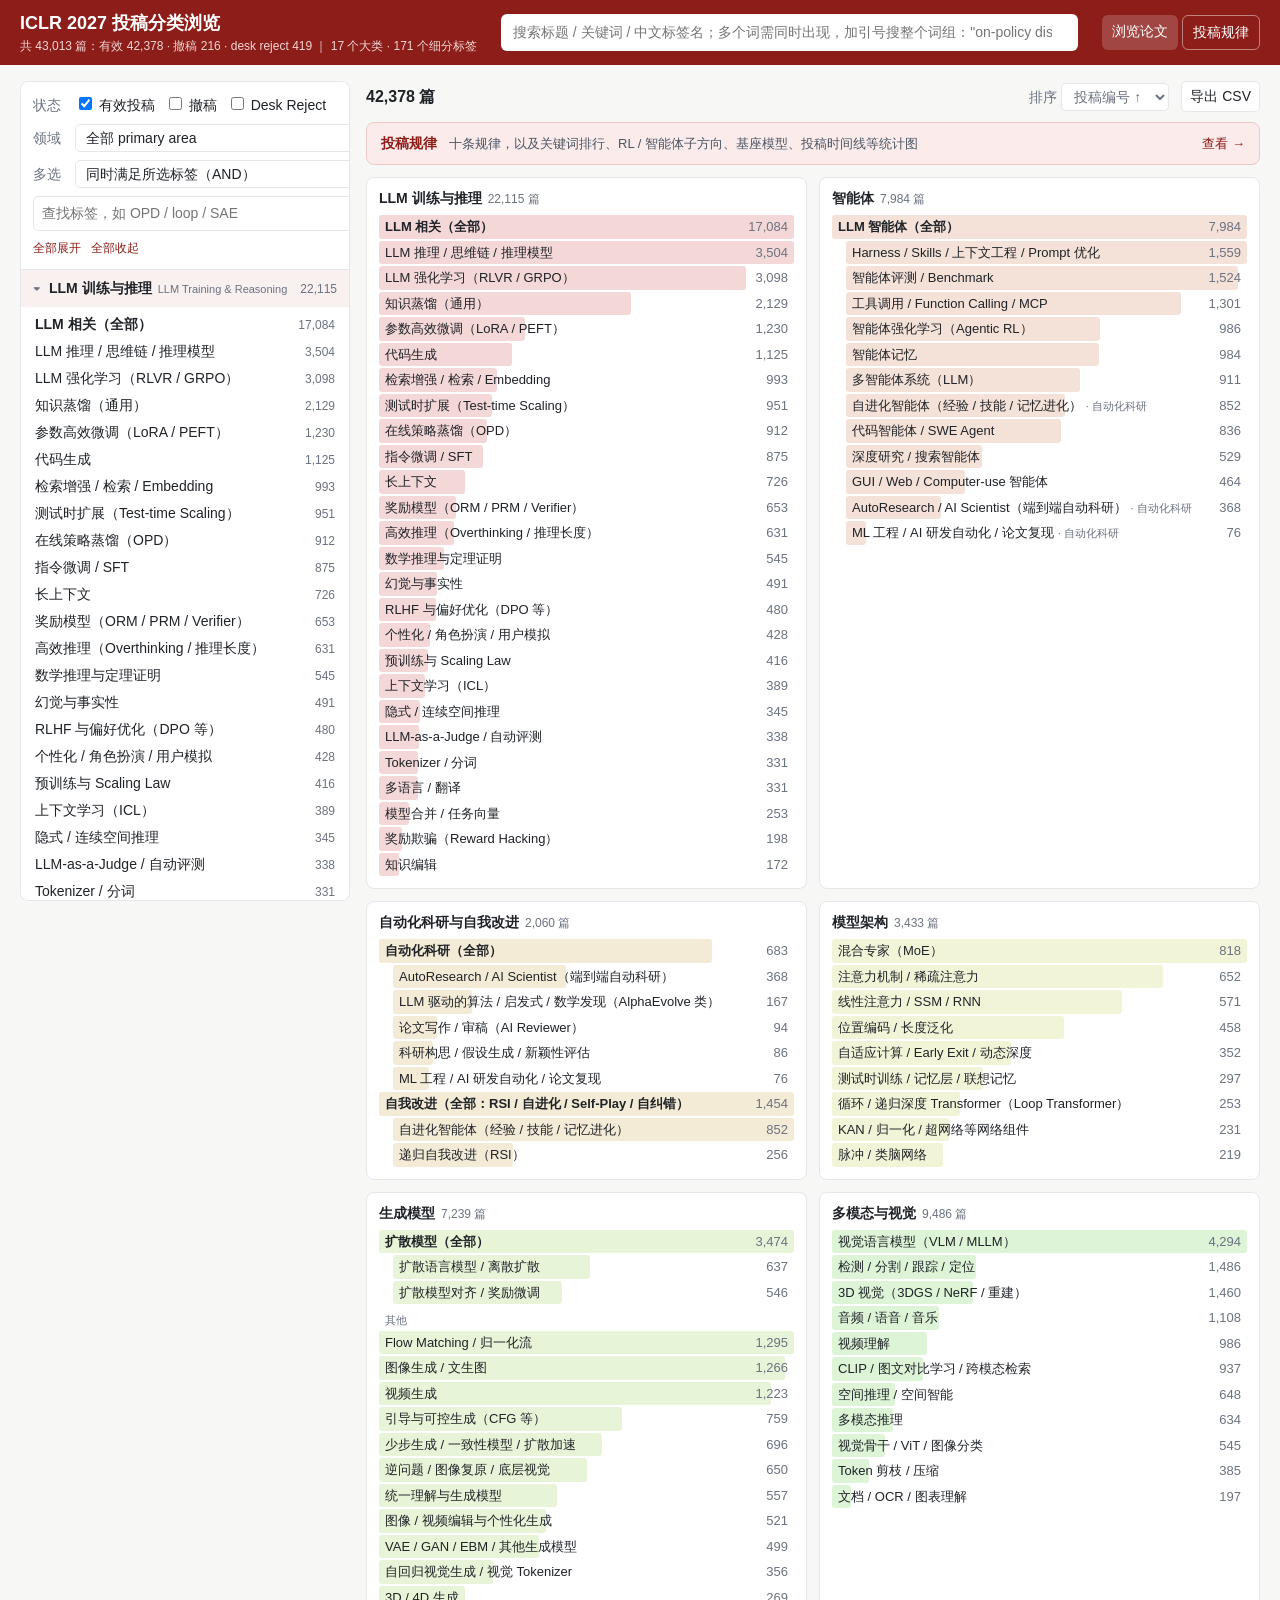
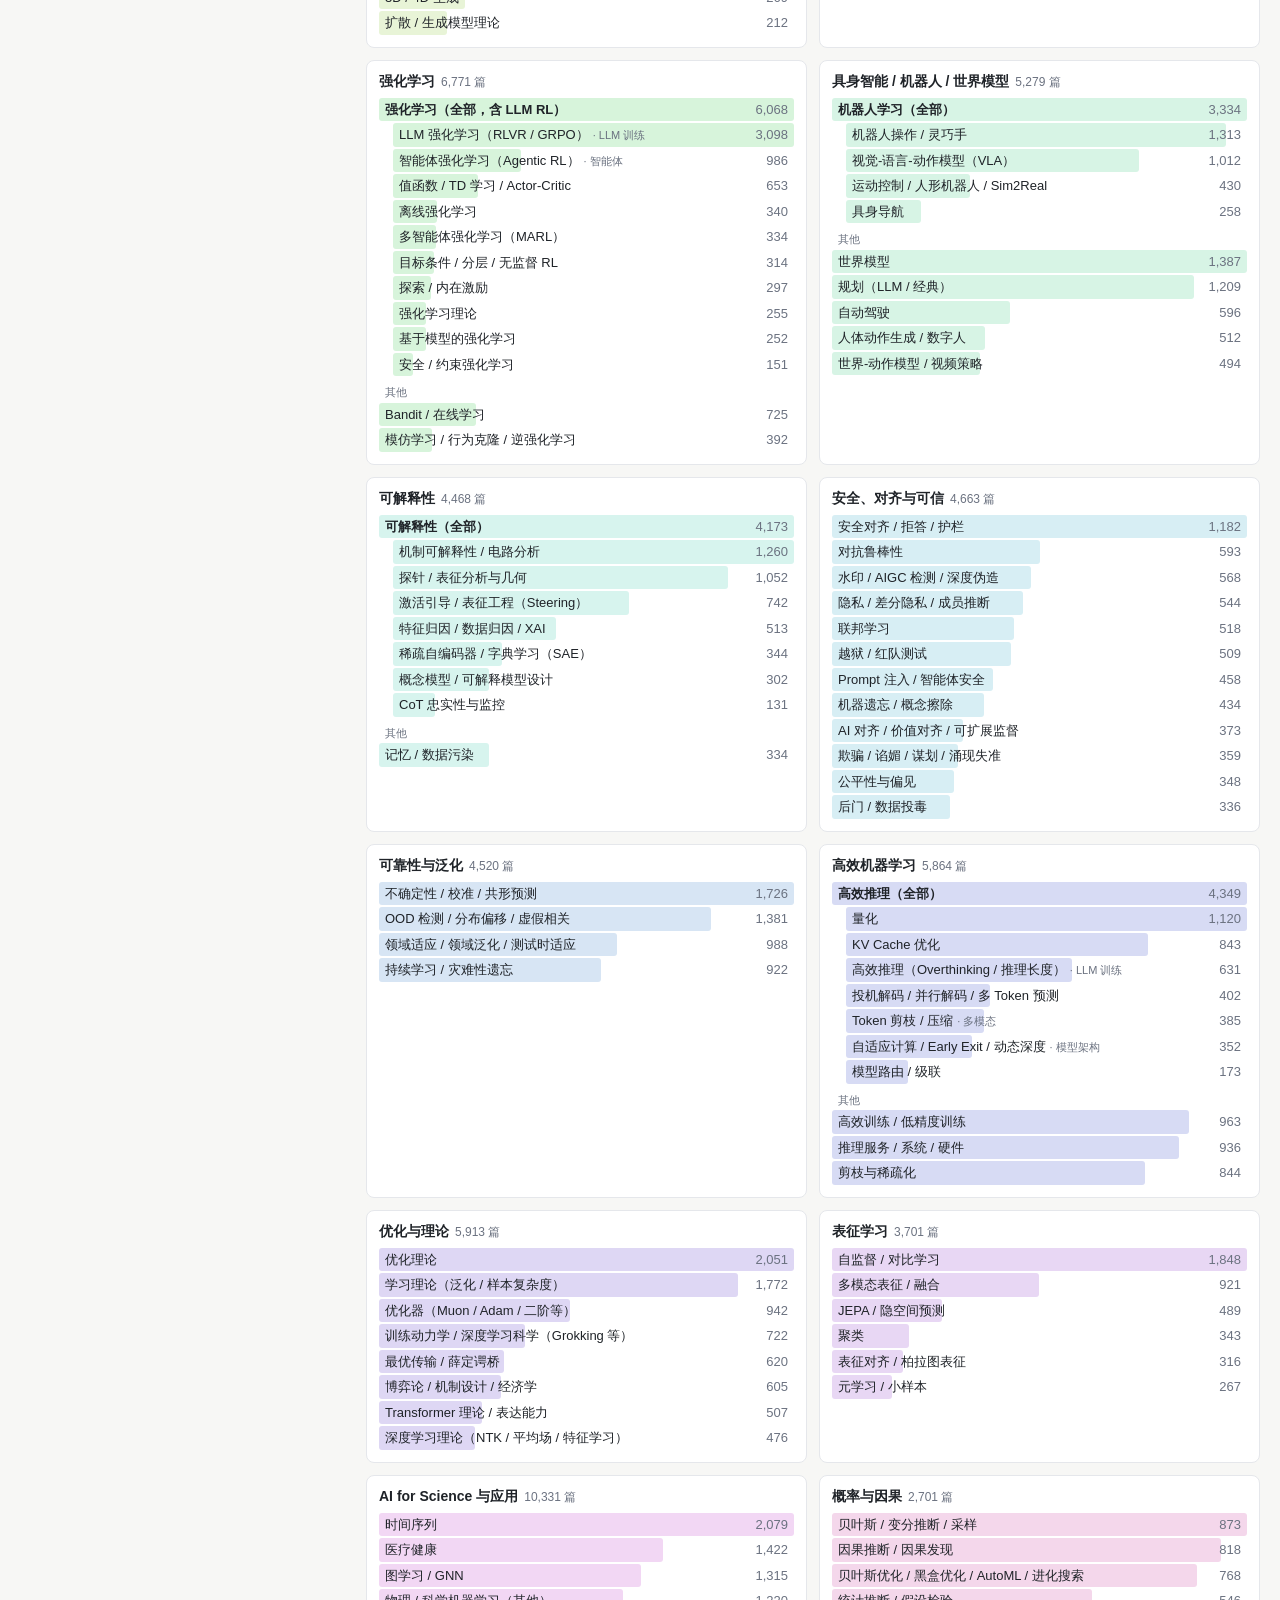
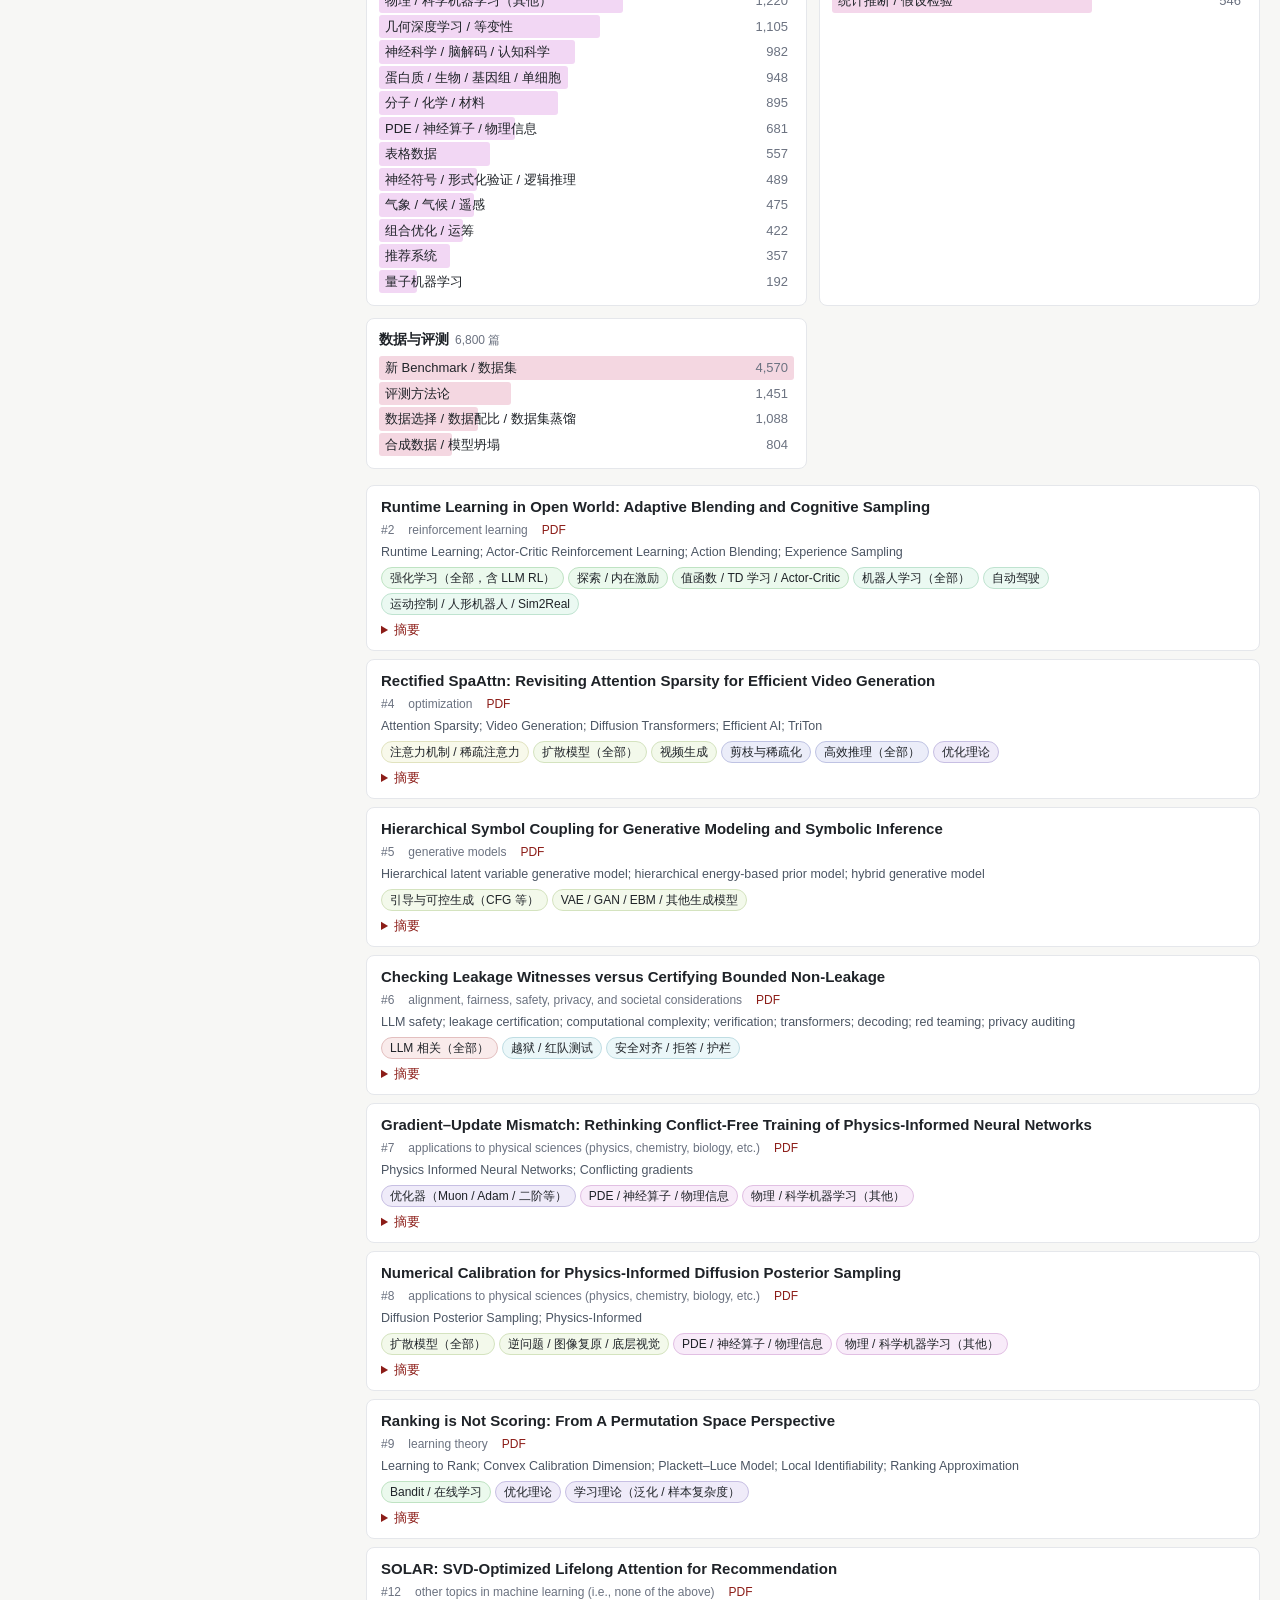
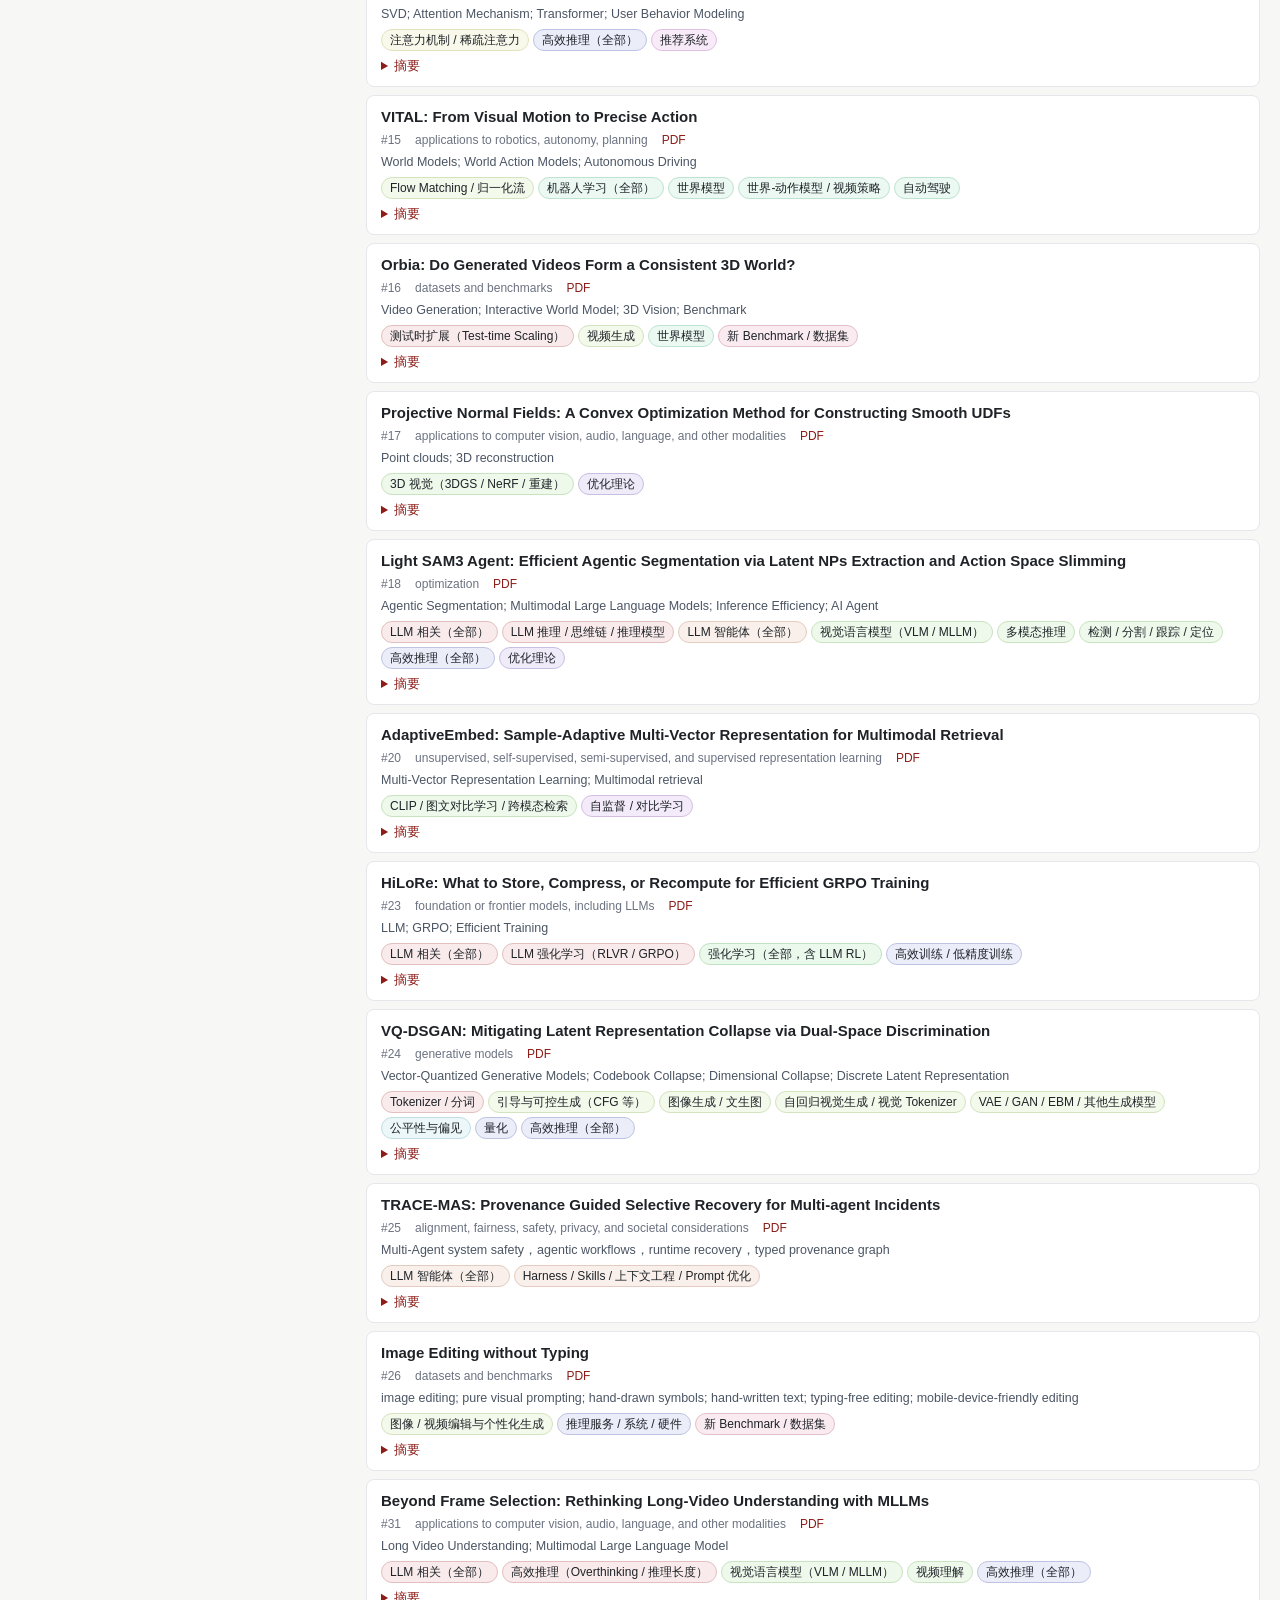
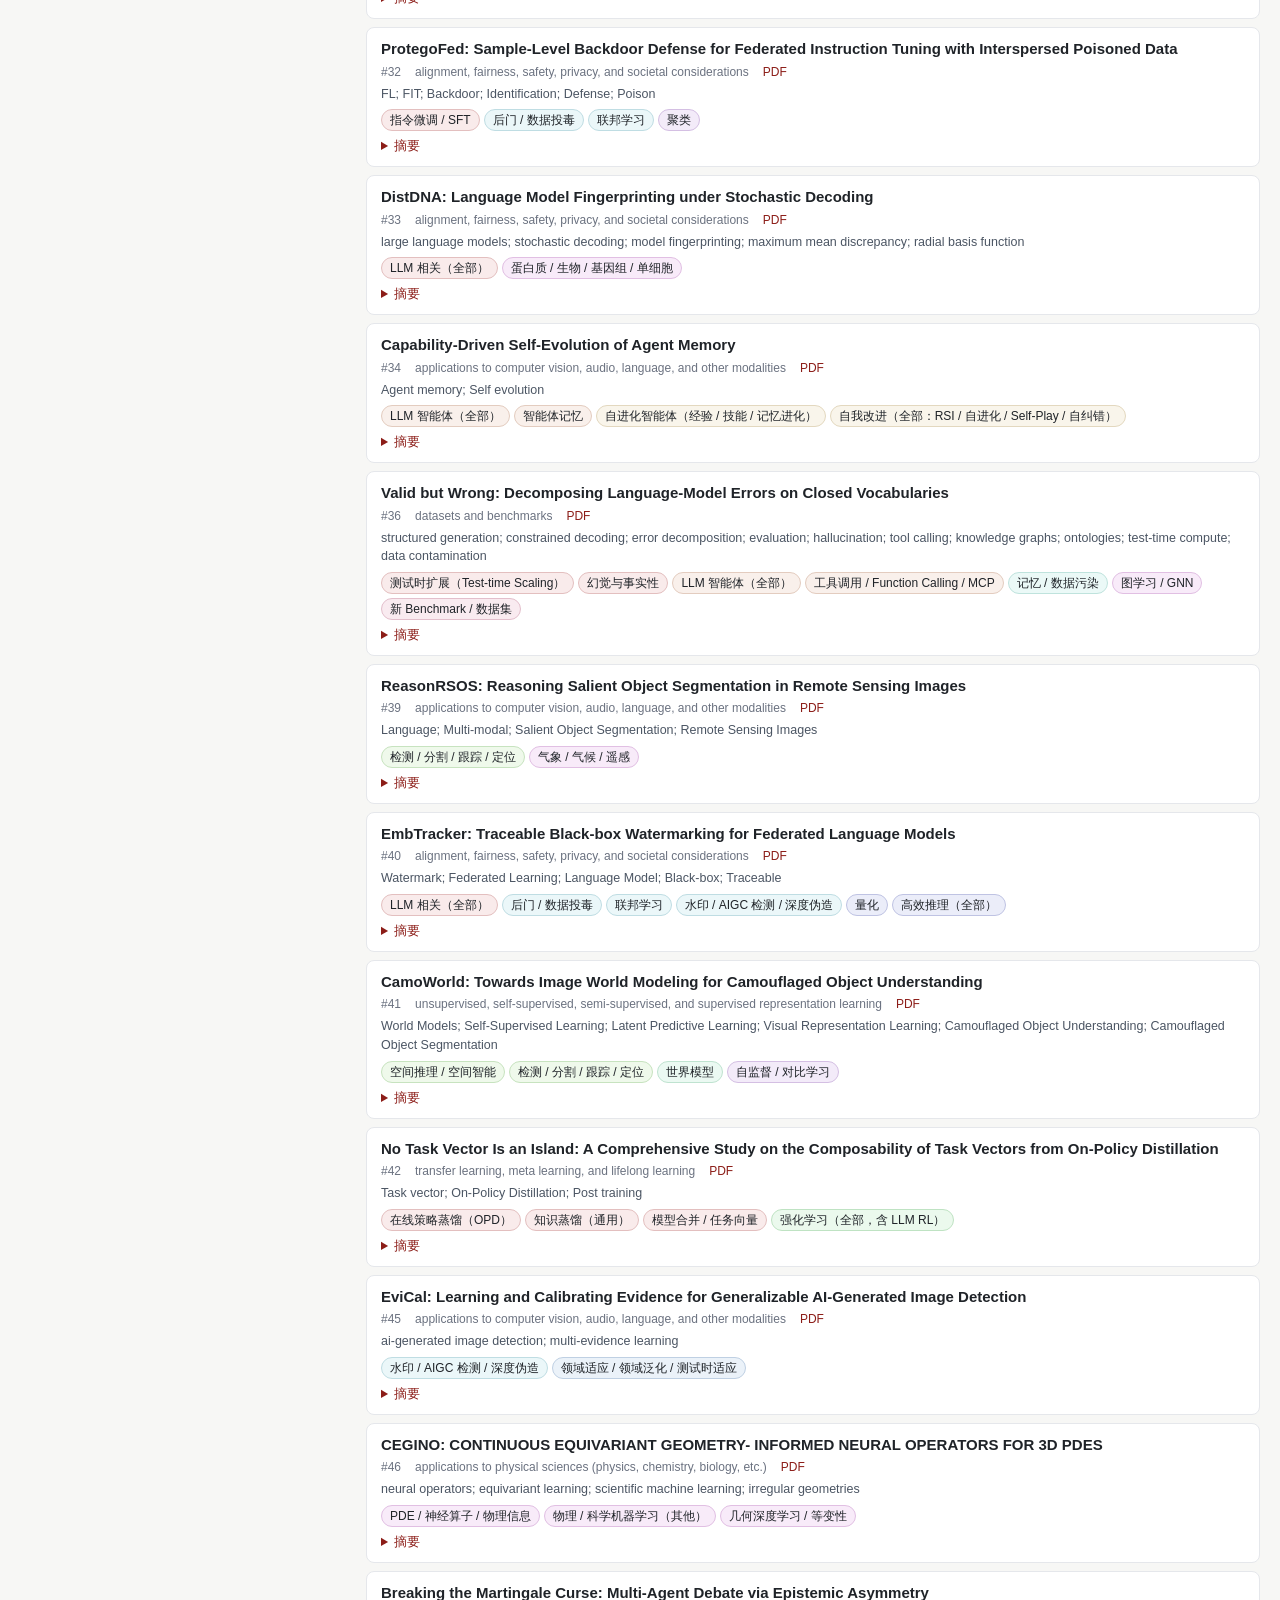
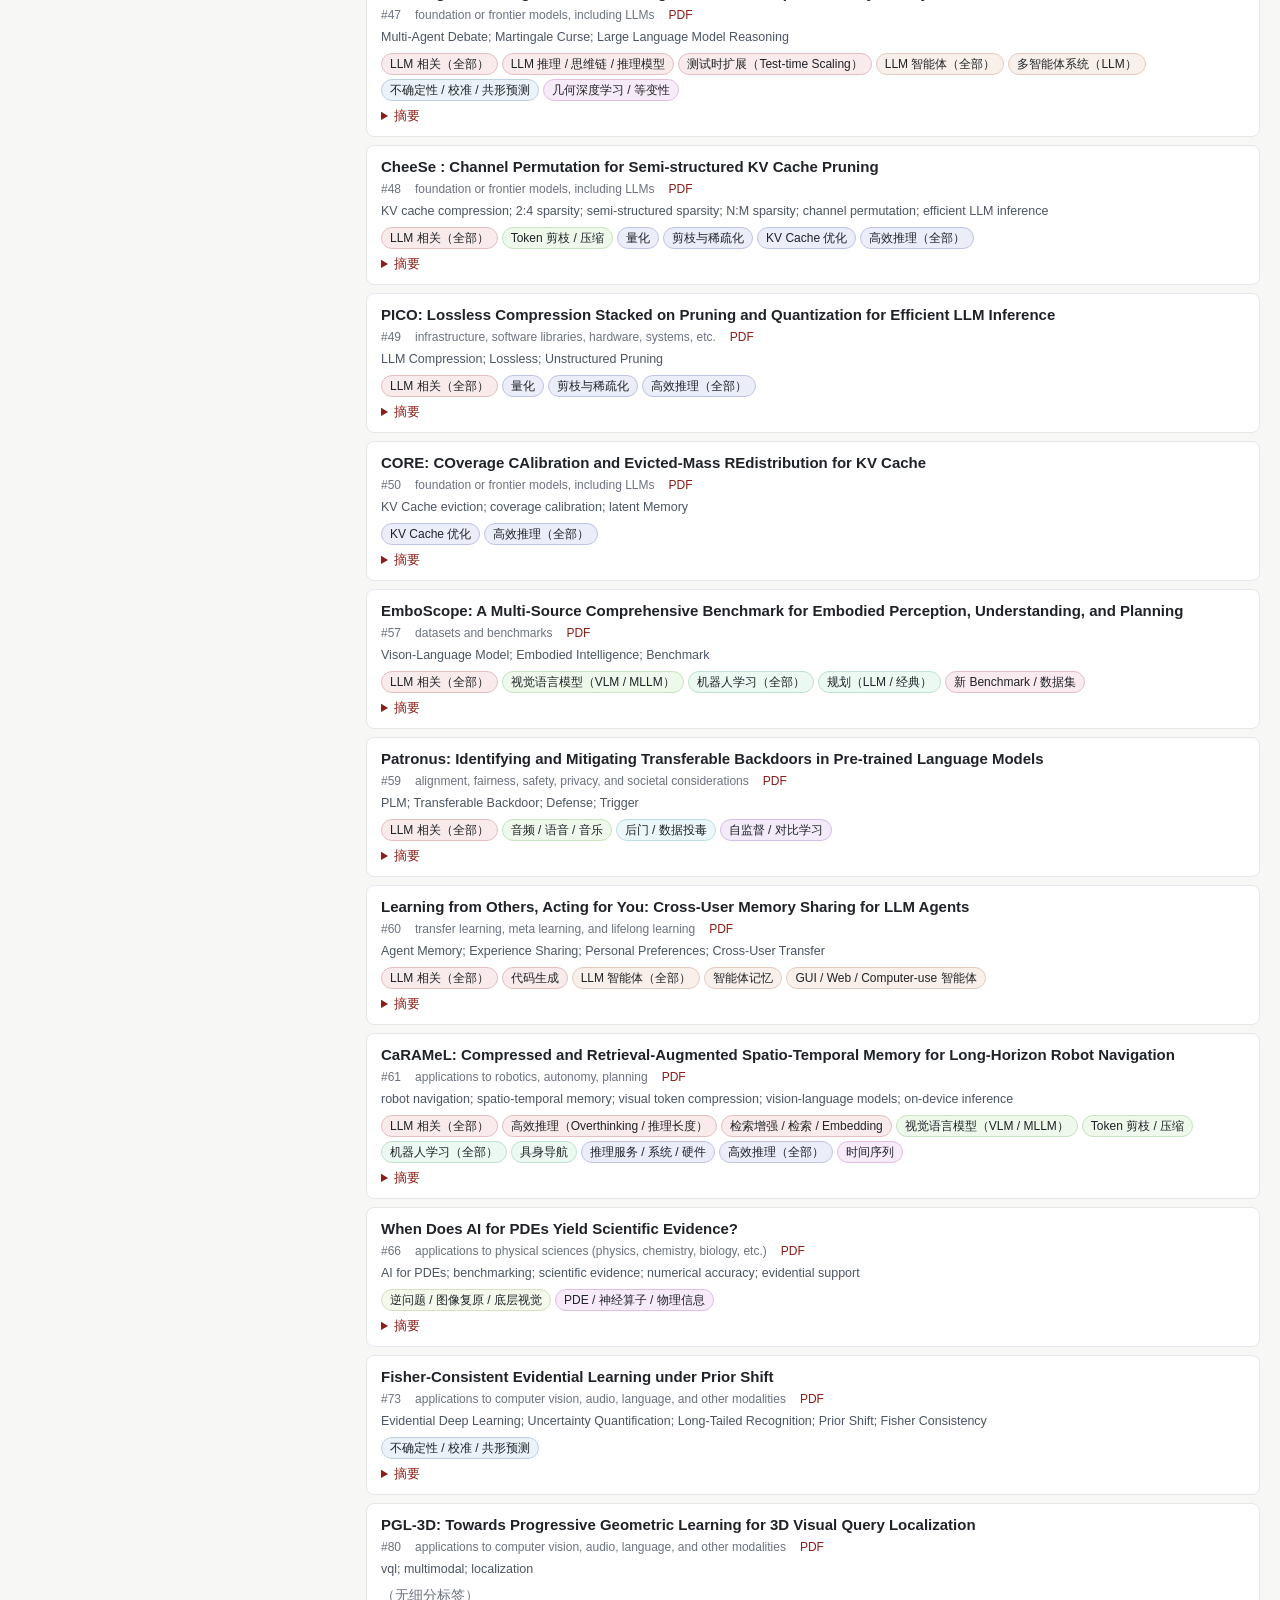
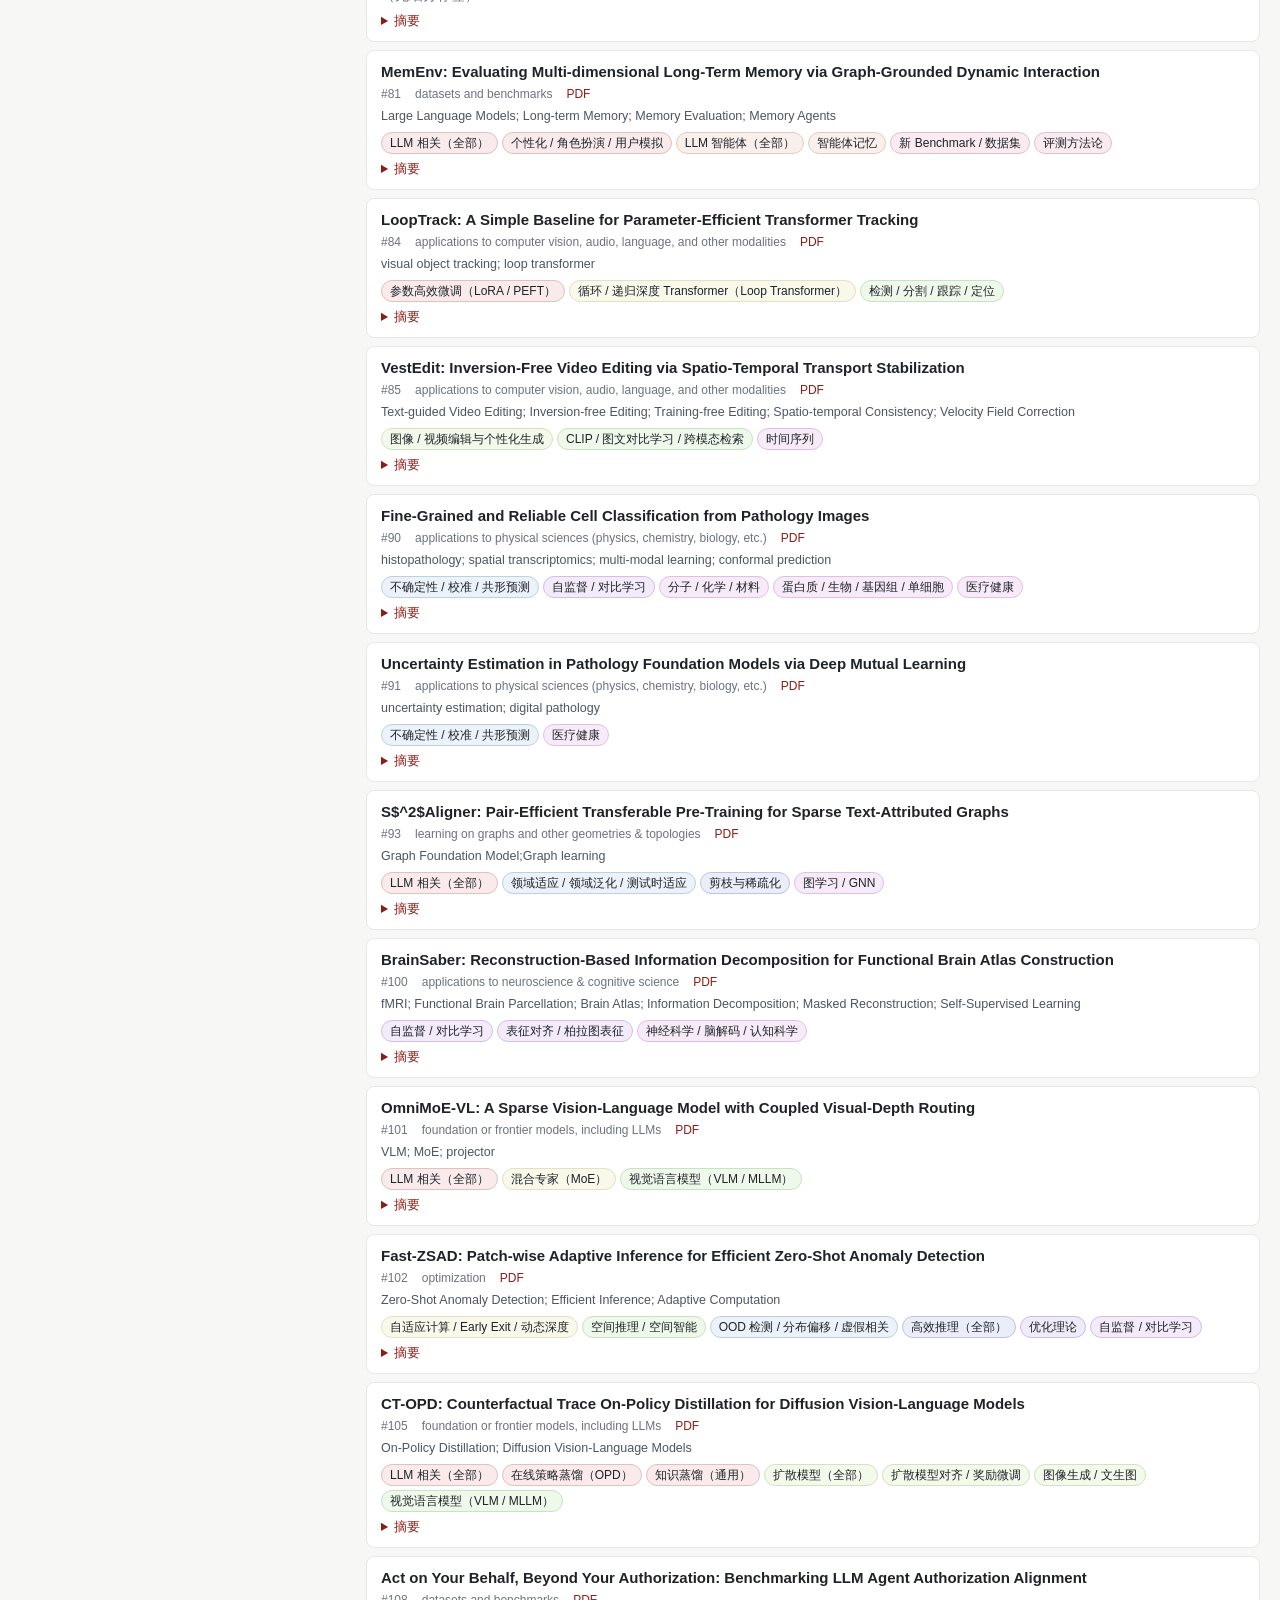
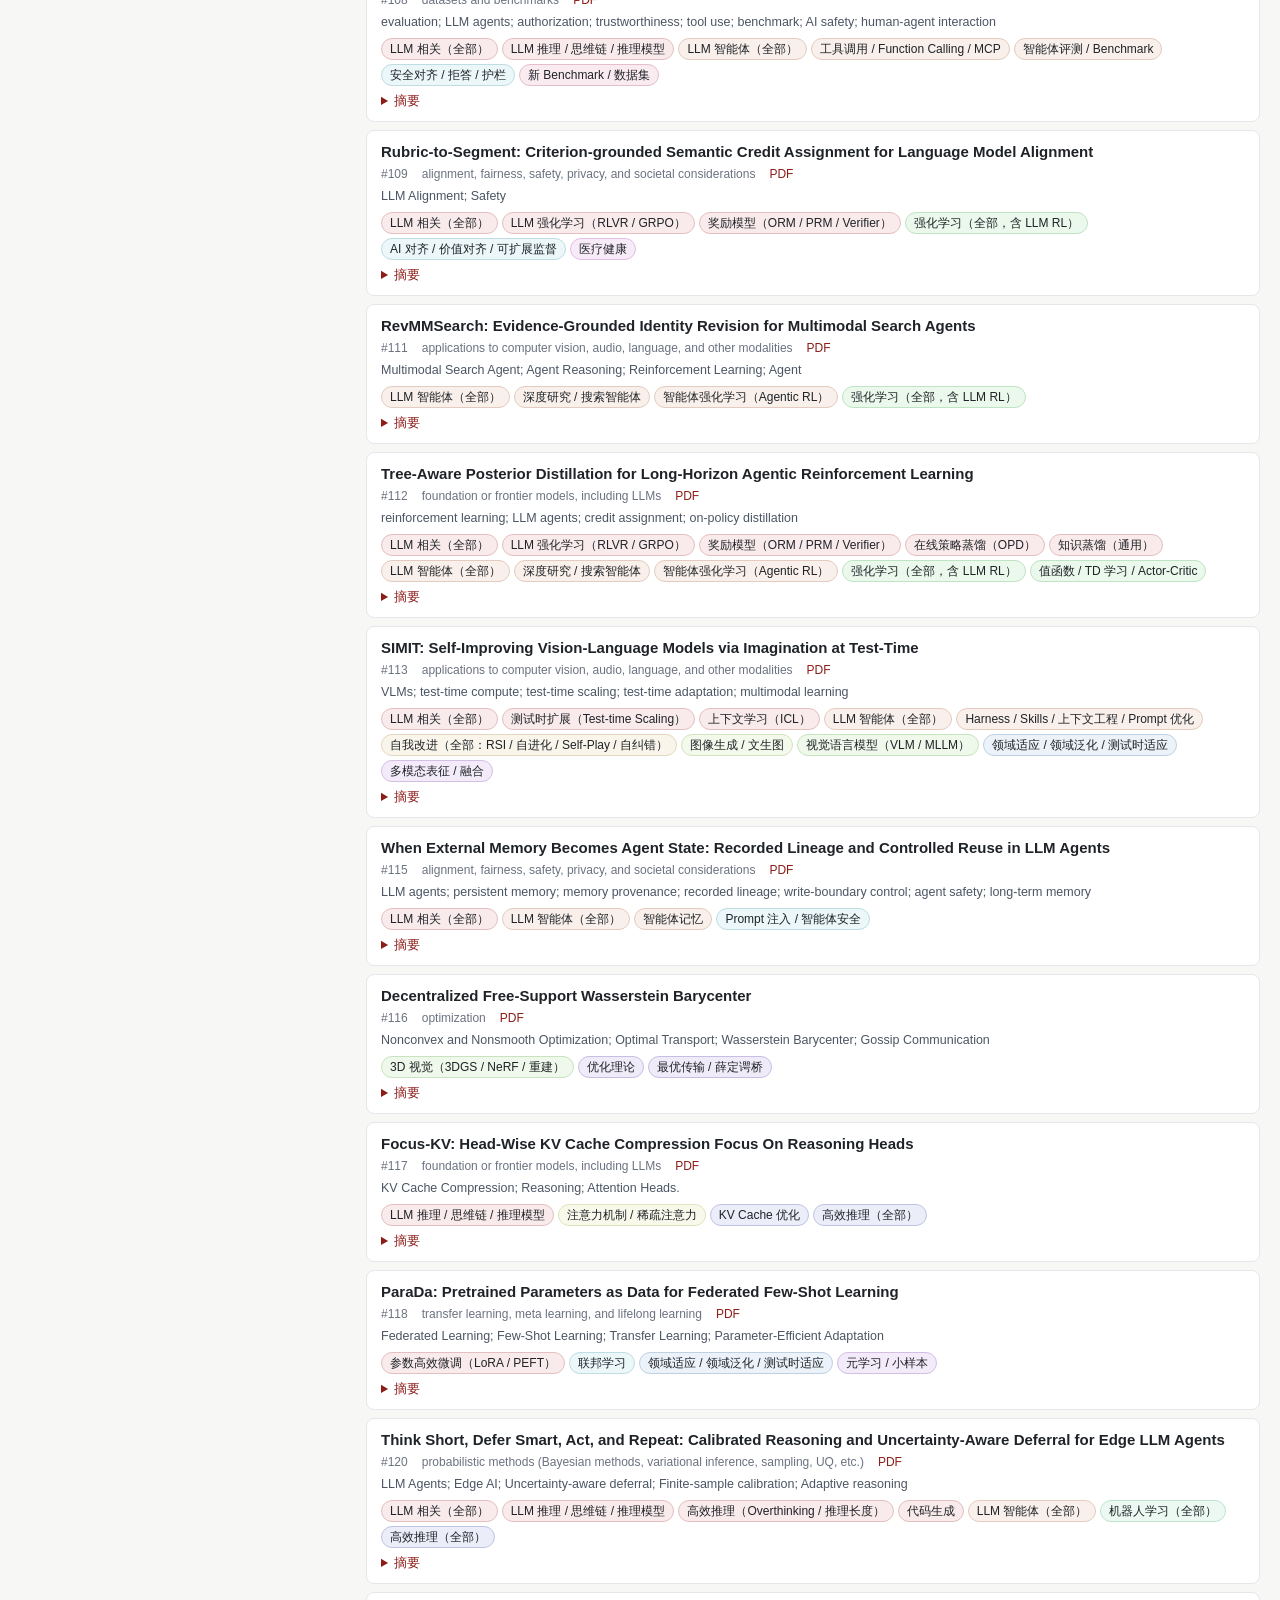
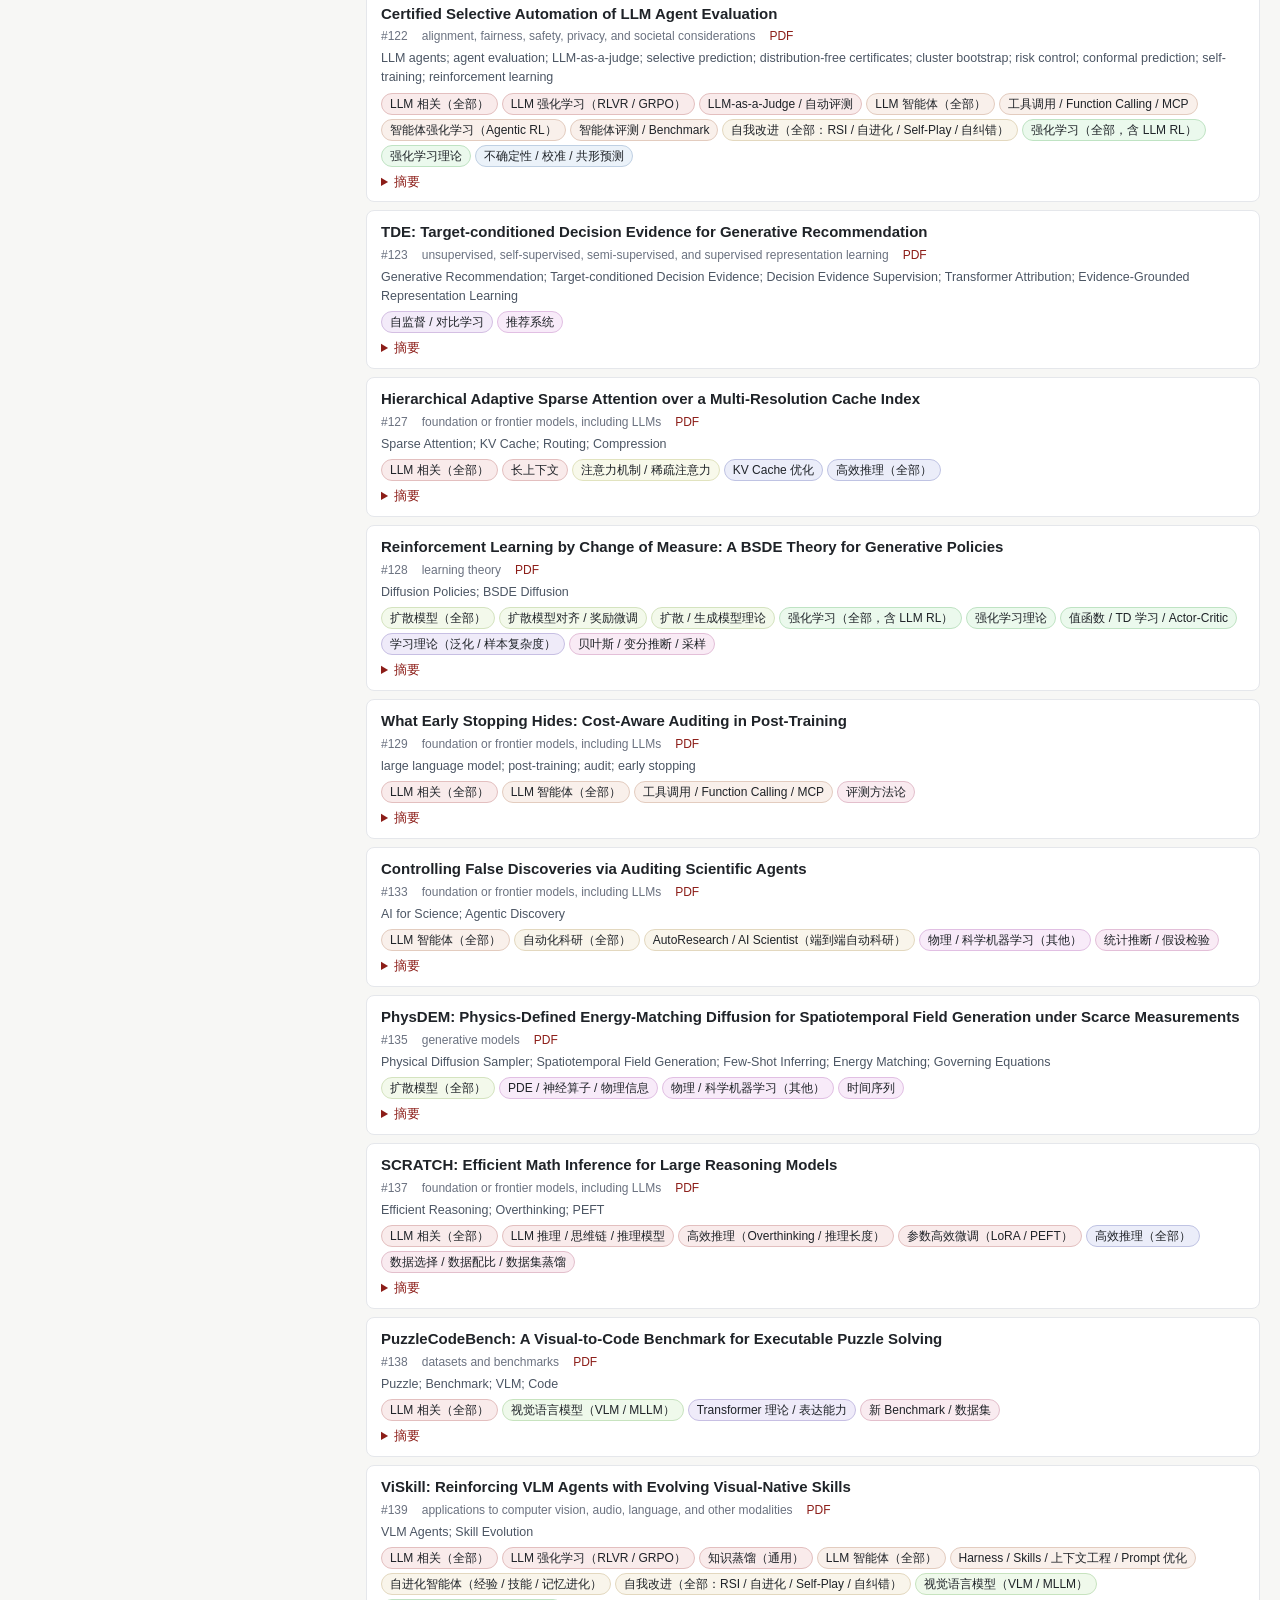
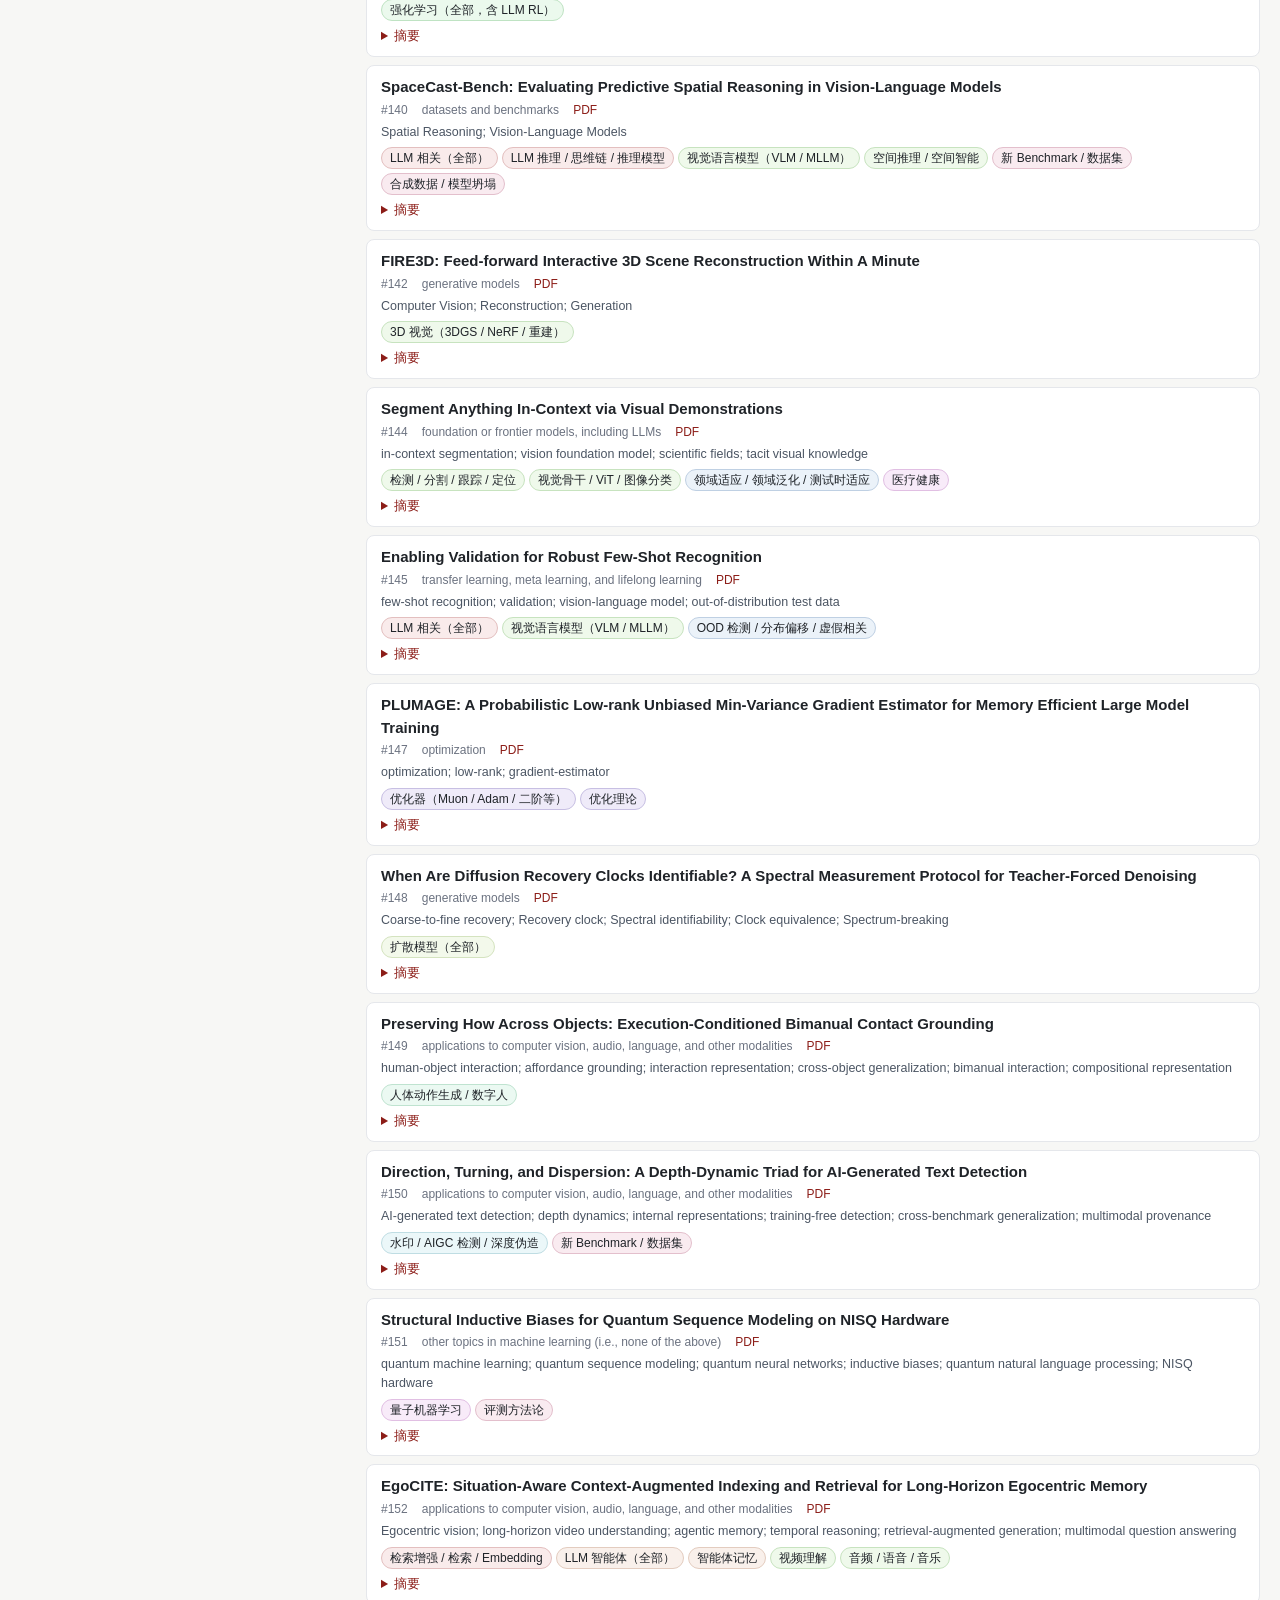
<file: docs/index.html>
<!doctype html>
<html lang="zh-CN">
<head>
  <meta charset="utf-8">
  <meta name="viewport" content="width=device-width, initial-scale=1">
  <title>ICLR 2027 投稿分类浏览</title>
  <link rel="stylesheet" href="style.css?v=e6e748e607">
</head>
<body>
  <header class="topbar">
    <div class="brand">
      <h1>ICLR 2027 投稿分类浏览</h1>
      <div id="stats" class="muted">加载数据中…</div>
    </div>
    <div class="searchbox">
      <input id="q" type="search" placeholder='搜索标题 / 关键词 / 中文标签名；多个词需同时出现，加引号搜整个词组："on-policy distillation"（中文引号也可）' autocomplete="off">
    </div>
    <nav class="nav">
      <a href="index.html" class="current">浏览论文</a>
      <a href="trends.html">投稿规律</a>
    </nav>
  </header>

  <div class="layout">
    <aside id="sidebar">
      <div class="filters">
        <div class="frow">
          <span class="flabel">状态</span>
          <label><input type="checkbox" name="status" value="active" checked> 有效投稿</label>
          <label><input type="checkbox" name="status" value="withdrawn"> 撤稿</label>
          <label><input type="checkbox" name="status" value="desk_rejected"> Desk Reject</label>
        </div>
        <div class="frow">
          <span class="flabel">领域</span>
          <select id="area"><option value="">全部 primary area</option></select>
        </div>
        <div class="frow">
          <span class="flabel">多选</span>
          <select id="mode">
            <option value="and">同时满足所选标签（AND）</option>
            <option value="or">满足任一所选标签（OR）</option>
          </select>
        </div>
        <input id="tagfilter" type="search" placeholder="查找标签，如 OPD / loop / SAE" autocomplete="off">
        <div class="frow small">
          <button id="expand-all" class="link">全部展开</button>
          <button id="collapse-all" class="link">全部收起</button>
        </div>
      </div>
      <nav id="groups"></nav>
    </aside>

    <main>
      <div id="active-filters"></div>
      <div id="search-hint" class="muted"></div>
      <div id="tag-suggest"></div>
      <div class="toolbar">
        <span id="count"></span>
        <span class="spacer"></span>
        <label class="muted">排序
          <select id="sort">
            <option value="num">投稿编号 ↑</option>
            <option value="num_desc">投稿编号 ↓</option>
            <option value="title">标题 A→Z</option>
            <option value="rel">搜索相关度</option>
          </select>
        </label>
        <button id="export">导出 CSV</button>
      </div>
      <section id="overview"></section>
      <ol id="list"></ol>
      <div id="sentinel" class="muted"></div>
    </main>
  </div>

  <footer class="muted">
    数据来自 <a href="https://openreview.net/group?id=ICLR.cc/2027/Conference" target="_blank" rel="noopener">OpenReview</a>，
    <span id="built"></span>。一级分类为作者自选的 primary area；细分标签由关键词规则自动生成（匹配标题、关键词与摘要），会有误判，
    规则见 <a href="https://github.com/yzc-666/iclr2027-explorer/blob/HEAD/scripts/taxonomy.py" target="_blank" rel="noopener">scripts/taxonomy.py</a>。
  </footer>

  <script src="app.js?v=9d5d722508"></script>
</body>
</html>
</file>
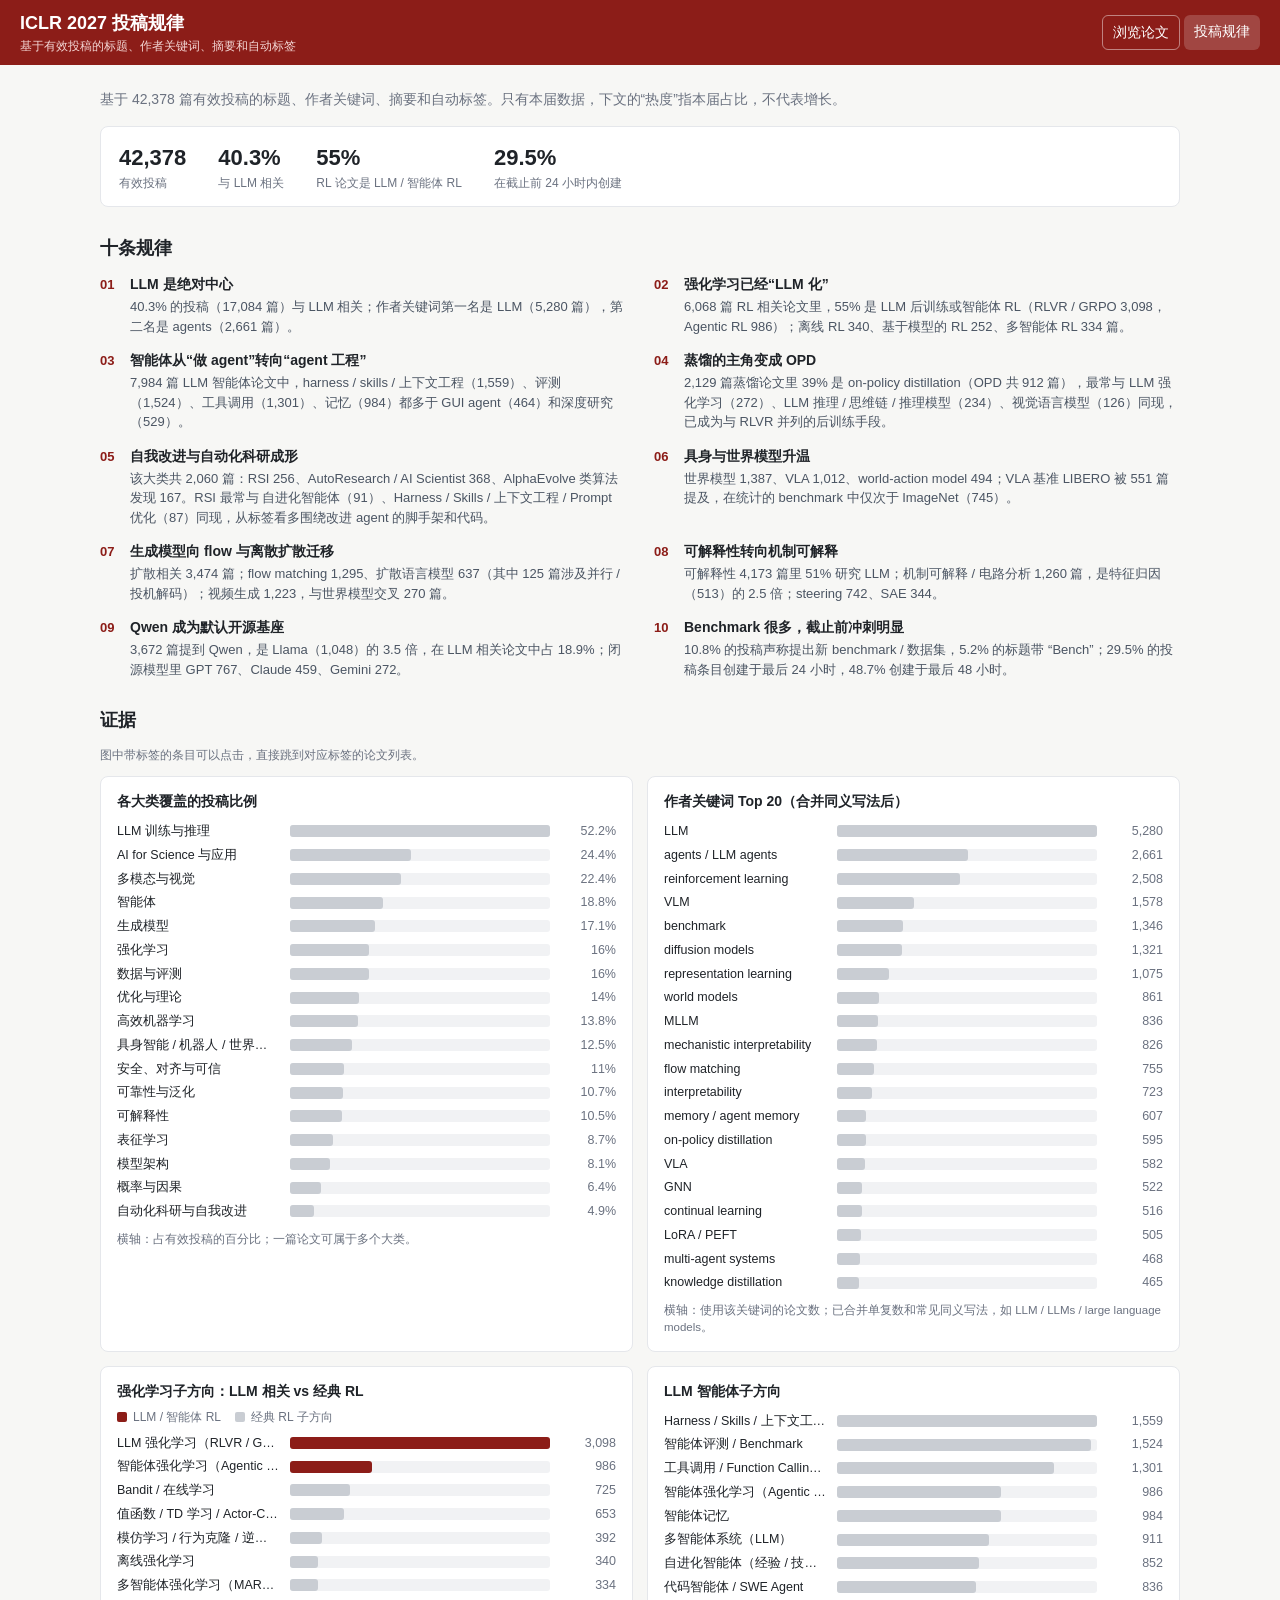
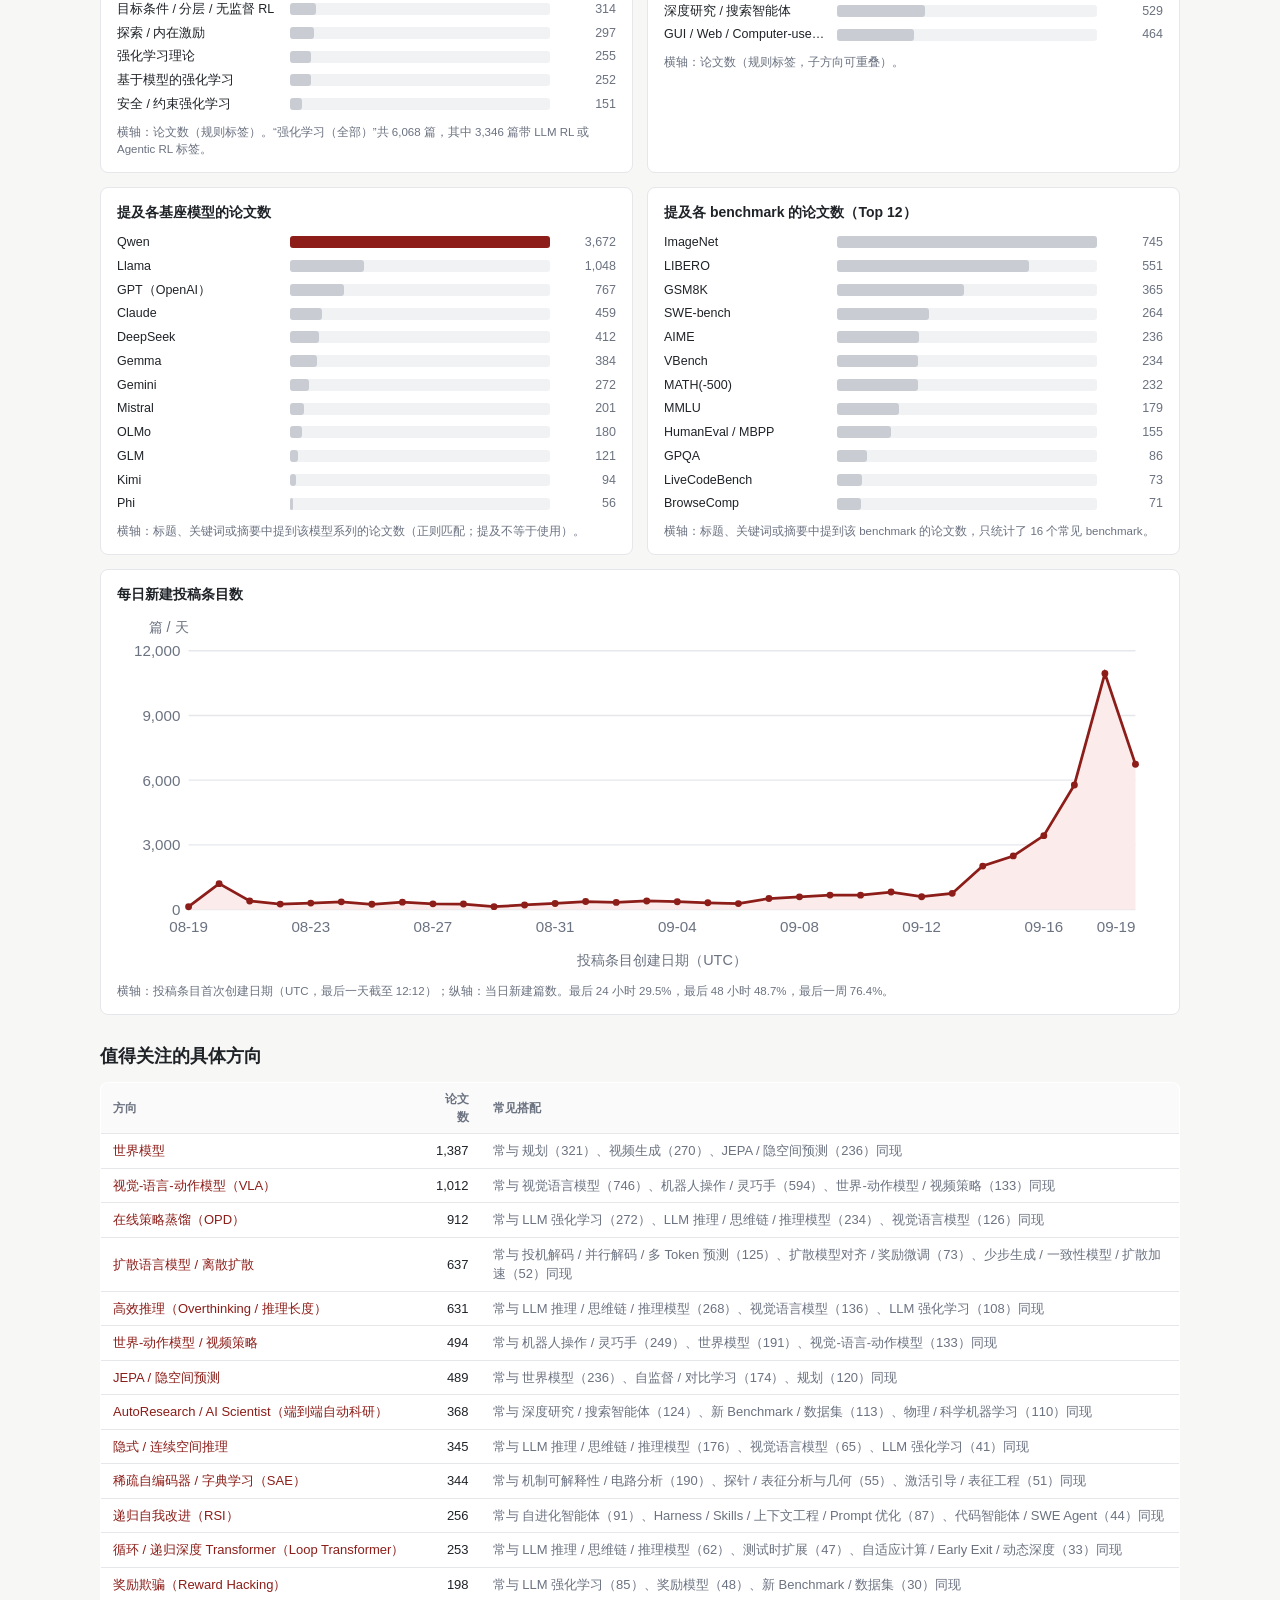
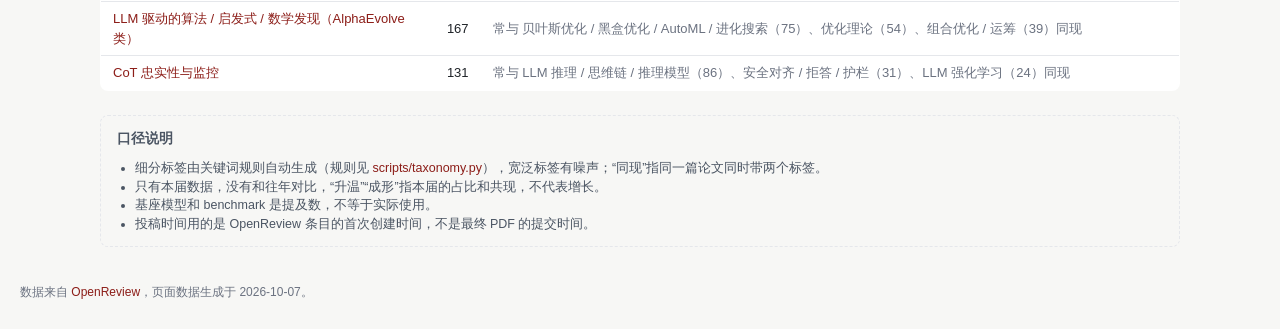
<file: docs/trends.html>
<!doctype html>
<html lang="zh-CN">
<head>
  <meta charset="utf-8">
  <meta name="viewport" content="width=device-width, initial-scale=1">
  <title>ICLR 2027 投稿规律</title>
  <link rel="stylesheet" href="style.css?v=e6e748e607">
</head>
<body class="trends-page">
  <header class="topbar">
    <div class="brand">
      <h1>ICLR 2027 投稿规律</h1>
      <div class="muted">基于有效投稿的标题、作者关键词、摘要和自动标签</div>
    </div>
    <nav class="nav">
      <a href="index.html">浏览论文</a>
      <a href="trends.html" class="current">投稿规律</a>
    </nav>
  </header>

  <main class="trends">
    <p class="lede muted" id="lede">加载数据中…</p>
    <section class="stats" id="stats"></section>

    <h2>十条规律</h2>
    <ol class="findings" id="findings"></ol>

    <h2>证据</h2>
    <p class="muted small">图中带标签的条目可以点击，直接跳到对应标签的论文列表。</p>
    <div class="charts">
      <section class="chart">
        <h3>各大类覆盖的投稿比例</h3>
        <div id="c-groups"></div>
        <p class="caption">横轴：占有效投稿的百分比；一篇论文可属于多个大类。</p>
      </section>
      <section class="chart">
        <h3>作者关键词 Top 20（合并同义写法后）</h3>
        <div id="c-keywords"></div>
        <p class="caption">横轴：使用该关键词的论文数；已合并单复数和常见同义写法，如 LLM / LLMs / large language models。</p>
      </section>
      <section class="chart">
        <h3>强化学习子方向：LLM 相关 vs 经典 RL</h3>
        <div class="legend"><span class="key accent"></span>LLM / 智能体 RL<span class="key"></span>经典 RL 子方向</div>
        <div id="c-rl"></div>
        <p class="caption" id="cap-rl"></p>
      </section>
      <section class="chart">
        <h3>LLM 智能体子方向</h3>
        <div id="c-agents"></div>
        <p class="caption">横轴：论文数（规则标签，子方向可重叠）。</p>
      </section>
      <section class="chart">
        <h3>提及各基座模型的论文数</h3>
        <div id="c-models"></div>
        <p class="caption">横轴：标题、关键词或摘要中提到该模型系列的论文数（正则匹配；提及不等于使用）。</p>
      </section>
      <section class="chart">
        <h3>提及各 benchmark 的论文数（Top 12）</h3>
        <div id="c-bench"></div>
        <p class="caption">横轴：标题、关键词或摘要中提到该 benchmark 的论文数，只统计了 16 个常见 benchmark。</p>
      </section>
      <section class="chart wide">
        <h3>每日新建投稿条目数</h3>
        <div id="c-timeline"></div>
        <p class="caption" id="cap-timeline"></p>
      </section>
    </div>

    <h2>值得关注的具体方向</h2>
    <table class="hot">
      <thead><tr><th>方向</th><th class="num">论文数</th><th>常见搭配</th></tr></thead>
      <tbody id="hot"></tbody>
    </table>

    <section class="notes">
      <h3>口径说明</h3>
      <ul>
        <li>细分标签由关键词规则自动生成（规则见 <a href="https://github.com/yzc-666/iclr2027-explorer/blob/HEAD/scripts/taxonomy.py" target="_blank" rel="noopener">scripts/taxonomy.py</a>），宽泛标签有噪声；“同现”指同一篇论文同时带两个标签。</li>
        <li>只有本届数据，没有和往年对比，“升温”“成形”指本届的占比和共现，不代表增长。</li>
        <li>基座模型和 benchmark 是提及数，不等于实际使用。</li>
        <li>投稿时间用的是 OpenReview 条目的首次创建时间，不是最终 PDF 的提交时间。</li>
      </ul>
    </section>
  </main>

  <footer class="muted">数据来自 <a href="https://openreview.net/group?id=ICLR.cc/2027/Conference" target="_blank" rel="noopener">OpenReview</a>，<span id="built"></span>。</footer>
  <script src="trends.js?v=45ce27e861"></script>
</body>
</html>
</file>
<file: docs/style.css>
:root {
  --bg: #f7f7f5;
  --panel: #ffffff;
  --text: #1f2328;
  --muted: #6b7280;
  --line: #e5e7eb;
  --accent: #8c1d18;
  --accent-soft: #fbeceb;
  --mark: #fff1a8;
  font-family: -apple-system, BlinkMacSystemFont, "Segoe UI", "PingFang SC", "Hiragino Sans GB", "Microsoft YaHei", sans-serif;
}

* { box-sizing: border-box; }
body { margin: 0; background: var(--bg); color: var(--text); font-size: 14px; line-height: 1.5; }
a { color: var(--accent); text-decoration: none; }
a:hover { text-decoration: underline; }
button, select, input { font: inherit; color: inherit; }
.muted { color: var(--muted); }
mark { background: var(--mark); color: inherit; padding: 0 1px; border-radius: 2px; }

.topbar {
  position: sticky; top: 0; z-index: 10;
  display: flex; gap: 24px; align-items: center;
  padding: 10px 20px; background: var(--accent); color: #fff;
}
.topbar h1 { margin: 0; font-size: 18px; white-space: nowrap; }
.topbar .muted { color: #f3d6d4; font-size: 12px; }
.searchbox { flex: 1; }
.searchbox input {
  width: 100%; padding: 8px 12px; border: 0; border-radius: 6px; font-size: 14px; outline: none;
  color: var(--text); background: #fff;
}

.layout { display: flex; gap: 16px; padding: 16px 20px; align-items: flex-start; }

#sidebar {
  position: sticky; top: 64px; width: 330px; flex-shrink: 0;
  max-height: calc(100vh - 80px); overflow-y: auto;
  background: var(--panel); border: 1px solid var(--line); border-radius: 8px;
}
.filters { padding: 12px; border-bottom: 1px solid var(--line); display: grid; gap: 8px; }
.frow { display: flex; flex-wrap: wrap; gap: 6px 10px; align-items: center; }
.frow.small { font-size: 12px; }
.flabel { color: var(--muted); width: 32px; flex-shrink: 0; }
.frow select { flex: 1; min-width: 0; padding: 4px 6px; border: 1px solid var(--line); border-radius: 5px; background: #fff; }
#tagfilter { padding: 6px 8px; border: 1px solid var(--line); border-radius: 5px; }
button.link { background: none; border: 0; padding: 0; color: var(--accent); cursor: pointer; }

.group { border-bottom: 1px solid var(--line); }
.ghead {
  width: 100%; display: flex; align-items: baseline; gap: 6px; padding: 8px 12px;
  background: hsl(var(--hue) 45% 96%); border: 0; cursor: pointer; text-align: left; font-weight: 600;
}
.ghead .en { font-weight: 400; font-size: 11px; flex: 1; overflow: hidden; text-overflow: ellipsis; white-space: nowrap; }
.ghead .n { font-weight: 400; color: var(--muted); font-size: 12px; }
.caret::before { content: "▸"; display: inline-block; width: 10px; color: var(--muted); }
.group.open .caret::before { content: "▾"; }
.group ul { display: none; list-style: none; margin: 0; padding: 4px 6px 8px; }
.group.open ul { display: block; }
.tag {
  width: 100%; display: flex; gap: 8px; align-items: center; padding: 3px 8px;
  border: 0; border-radius: 5px; background: none; cursor: pointer; text-align: left;
}
.tag:hover { background: #f3f4f6; }
.tag .name { flex: 1; }
.tag .n { color: var(--muted); font-size: 12px; font-variant-numeric: tabular-nums; }
.tag.on { background: hsl(var(--hue) 60% 88%); font-weight: 600; }
.tag.zero { opacity: 0.4; }
.tag.pinned .name { font-weight: 600; }
.group li.lvl1 { margin-left: 14px; border-left: 1px solid var(--line); }
.group li.lvl1 .tag { border-radius: 0 5px 5px 0; }
.group li.sublabel { font-size: 11px; color: var(--muted); padding: 8px 8px 2px; }
.from { margin-left: 4px; font-size: 11px; color: var(--muted); font-weight: 400; white-space: nowrap; }

main { flex: 1; min-width: 0; }
#active-filters { display: flex; flex-wrap: wrap; gap: 6px; margin-bottom: 8px; }
#active-filters:empty { display: none; }
.afilter {
  display: inline-flex; gap: 6px; align-items: center; padding: 3px 10px;
  background: var(--accent-soft); border: 1px solid #f0c9c6; border-radius: 999px; cursor: pointer;
}
.afilter::after { content: "×"; color: var(--muted); }
.afilter.clear { background: none; border-style: dashed; }
.afilter.clear::after { content: none; }

#search-hint { font-size: 12.5px; margin-bottom: 6px; }
#search-hint:empty { display: none; }
#search-hint .link { margin-left: 6px; }

#tag-suggest { display: flex; flex-wrap: wrap; gap: 6px; align-items: center; margin-bottom: 8px; font-size: 13px; }
#tag-suggest:empty { display: none; }

.toolbar { display: flex; gap: 12px; align-items: center; margin-bottom: 10px; }
.toolbar .spacer { flex: 1; }
#count { font-size: 16px; font-weight: 600; }
.toolbar select, .toolbar button {
  padding: 4px 8px; border: 1px solid var(--line); border-radius: 5px; background: #fff; cursor: pointer;
}

#overview { display: grid; grid-template-columns: repeat(auto-fill, minmax(300px, 1fr)); gap: 12px; margin-bottom: 16px; }
#overview:empty { display: none; }
.ocard { background: var(--panel); border: 1px solid var(--line); border-radius: 8px; padding: 10px 12px; }
.ocard h3 { margin: 0 0 6px; font-size: 14px; display: flex; gap: 6px; align-items: baseline; }
.ocard h3 .n { color: var(--muted); font-weight: 400; font-size: 12px; }
.obar {
  position: relative; display: flex; justify-content: space-between; gap: 8px;
  width: 100%; padding: 2px 6px; margin: 2px 0; border: 0; background: none; cursor: pointer; text-align: left; font-size: 13px;
}
.obar .fill { position: absolute; inset: 0 auto 0 0; background: hsl(var(--hue) 55% 90%); border-radius: 3px; z-index: 0; }
.obar span { position: relative; z-index: 1; }
.obar .n { color: var(--muted); font-variant-numeric: tabular-nums; }
.obar:hover .fill { background: hsl(var(--hue) 55% 82%); }
.obar.umbrella > span:not(.fill):not(.n) { font-weight: 600; }
.obar.lvl1 { width: calc(100% - 14px); margin-left: 14px; }
.osub { font-size: 11px; color: var(--muted); margin: 8px 0 2px 6px; }

#list { list-style: none; margin: 0; padding: 0; display: grid; gap: 8px; }
.paper { background: var(--panel); border: 1px solid var(--line); border-radius: 8px; padding: 10px 14px; }
.ptitle { font-size: 15px; font-weight: 600; display: flex; gap: 8px; align-items: baseline; }
.ptitle a { color: var(--text); }
.ptitle a:hover { color: var(--accent); }
.badge { font-size: 11px; font-weight: 400; padding: 0 6px; border-radius: 4px; background: #eee; color: var(--muted); white-space: nowrap; }
.badge.withdrawn { background: #fff4e5; color: #9a5b00; }
.badge.desk_rejected { background: #fdecec; color: #a12622; }
.pmeta { display: flex; flex-wrap: wrap; gap: 4px 14px; color: var(--muted); font-size: 12px; margin-top: 2px; }
.kw { color: #4b5563; font-size: 12.5px; margin-top: 4px; }
.chips { display: flex; flex-wrap: wrap; gap: 4px; margin-top: 6px; }
.chip {
  padding: 1px 8px; font-size: 12px; border-radius: 999px; cursor: pointer;
  border: 1px solid hsl(var(--hue) 40% 82%); background: hsl(var(--hue) 55% 95%);
}
.chip:hover, .chip.on { background: hsl(var(--hue) 60% 85%); }
details { margin-top: 6px; }
summary { cursor: pointer; color: var(--accent); font-size: 12.5px; width: fit-content; }
.abs { margin-top: 6px; white-space: pre-wrap; color: #374151; font-size: 13px; }
#sentinel { text-align: center; padding: 20px; }

footer { padding: 16px 20px 28px; font-size: 12px; }

.nav { display: flex; gap: 4px; flex-shrink: 0; }
.nav a { color: #f6dedc; padding: 6px 10px; border-radius: 6px; white-space: nowrap; }
.nav a:hover { background: rgba(255, 255, 255, 0.12); text-decoration: none; }
.nav a.current { background: rgba(255, 255, 255, 0.18); color: #fff; }
.nav a:not(.current) { border: 1px solid rgba(255, 255, 255, 0.45); color: #fff; }
.trends-banner {
  grid-column: 1 / -1; display: flex; gap: 12px; align-items: baseline; padding: 10px 14px;
  background: var(--accent-soft); border: 1px solid #f0c9c6; border-radius: 8px; color: var(--text);
}
.trends-banner:hover { text-decoration: none; border-color: var(--accent); }
.trends-banner strong { color: var(--accent); white-space: nowrap; }
.trends-banner span { color: #4b5563; font-size: 13px; }
.trends-banner .go { margin-left: auto; color: var(--accent); white-space: nowrap; }
.trends-page .topbar { justify-content: space-between; }

.trends { max-width: 1120px; margin: 0 auto; padding: 20px; }
.trends h2 { font-size: 18px; margin: 28px 0 12px; }
.trends h3 { font-size: 14px; margin: 0 0 10px; }
.small { font-size: 12px; }
.lede { margin: 4px 0 16px; }
.stats { display: flex; flex-wrap: wrap; gap: 32px; padding: 14px 18px; background: var(--panel); border: 1px solid var(--line); border-radius: 8px; }
.stat .sv { font-size: 22px; font-weight: 600; font-variant-numeric: tabular-nums; }
.stat .sl { color: var(--muted); font-size: 12px; }

.findings { display: grid; grid-template-columns: repeat(2, minmax(0, 1fr)); gap: 14px 28px; padding: 0; margin: 0; list-style: none; counter-reset: f; }
.findings li { counter-increment: f; position: relative; padding-left: 30px; }
.findings li::before { content: counter(f, decimal-leading-zero); position: absolute; left: 0; top: 1px; color: var(--accent); font-weight: 600; font-size: 13px; font-variant-numeric: tabular-nums; }
.findings p { margin: 2px 0 0; color: #4b5563; font-size: 13px; }

.charts { display: grid; grid-template-columns: repeat(2, minmax(0, 1fr)); gap: 14px; }
.chart { background: var(--panel); border: 1px solid var(--line); border-radius: 8px; padding: 14px 16px; min-width: 0; }
.chart.wide { grid-column: 1 / -1; }
.caption { color: var(--muted); font-size: 11.5px; margin: 10px 0 0; }
.legend { display: flex; align-items: center; gap: 6px; font-size: 12px; color: var(--muted); margin: -4px 0 8px; }
.legend .key { width: 10px; height: 10px; border-radius: 2px; background: #c9cdd3; margin-left: 8px; }
.legend .key:first-child { margin-left: 0; }
.legend .key.accent { background: var(--accent); }
.bars { display: grid; grid-template-columns: minmax(0, 13em) minmax(0, 1fr) 4.5em; gap: 5px 10px; align-items: center; font-size: 12.5px; }
.blabel { overflow: hidden; text-overflow: ellipsis; white-space: nowrap; }
.blabel a { color: var(--text); }
.blabel a:hover { color: var(--accent); }
.btrack { height: 12px; background: #f1f2f4; border-radius: 3px; }
.bfill { height: 100%; background: #c9cdd3; border-radius: 3px; }
.bfill.accent { background: var(--accent); }
.bval { text-align: right; color: var(--muted); font-variant-numeric: tabular-nums; }
.tl { width: 100%; height: auto; display: block; }
.tl text { font-size: 11px; fill: var(--muted); }
.tl .axis { font-size: 10.5px; }
.tl .grid { stroke: var(--line); }
.tl .area { fill: var(--accent-soft); }
.tl .line { fill: none; stroke: var(--accent); stroke-width: 2; }
.tl .dot { fill: var(--accent); }

table.hot { width: 100%; border-collapse: collapse; background: var(--panel); border: 1px solid var(--line); border-radius: 8px; overflow: hidden; font-size: 13px; }
table.hot th, table.hot td { padding: 7px 12px; border-bottom: 1px solid var(--line); text-align: left; }
table.hot th { background: #fafafa; font-weight: 600; font-size: 12px; color: var(--muted); }
table.hot .num { text-align: right; font-variant-numeric: tabular-nums; }
table.hot tr:last-child td { border-bottom: 0; }
.notes { margin-top: 24px; padding: 12px 16px; border: 1px dashed var(--line); border-radius: 8px; font-size: 12.5px; color: #4b5563; }
.notes ul { margin: 0; padding-left: 18px; }

@media (max-width: 900px) {
  .findings, .charts { grid-template-columns: 1fr; }
  .bars { grid-template-columns: minmax(0, 9em) minmax(0, 1fr) 4em; }
}

@media (max-width: 900px) {
  .topbar { flex-direction: column; align-items: stretch; gap: 8px; position: static; }
  .layout { flex-direction: column; padding: 10px; }
  #sidebar { position: static; width: 100%; max-height: 50vh; }
}
</file>
